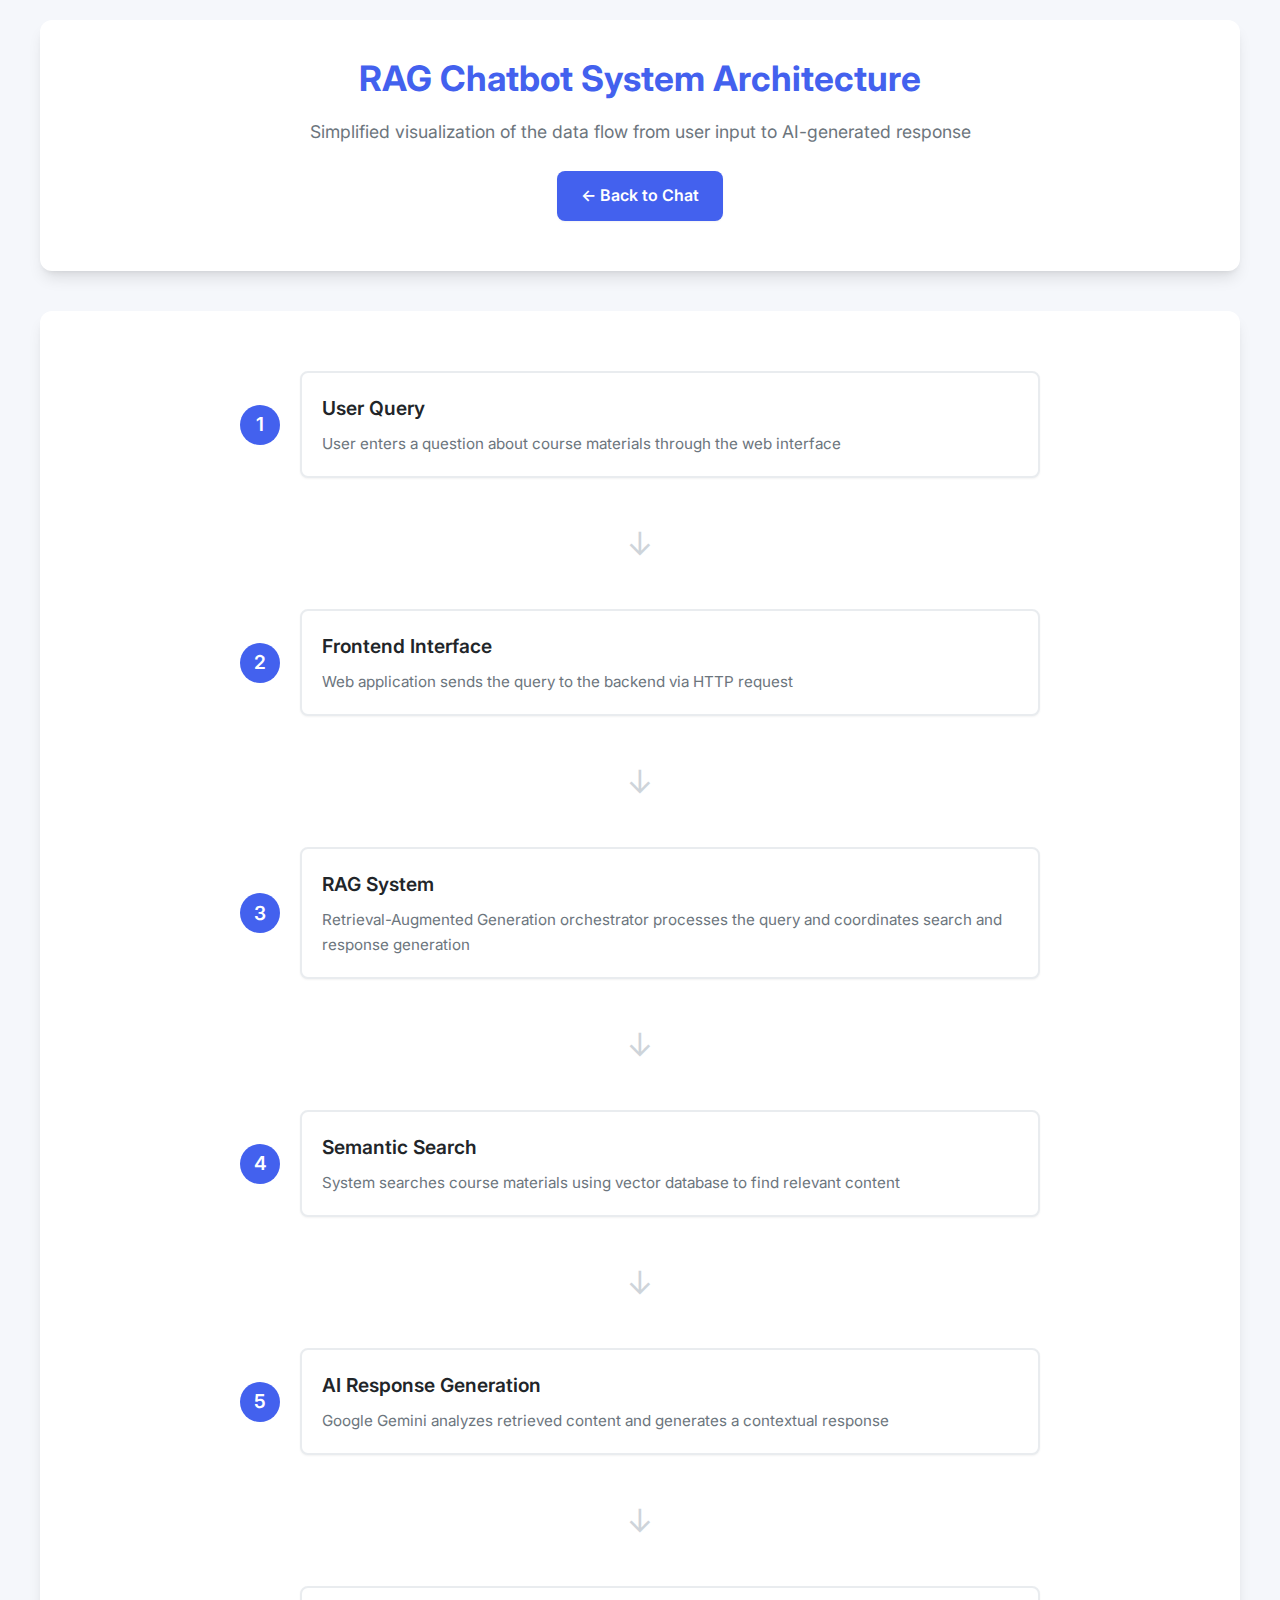
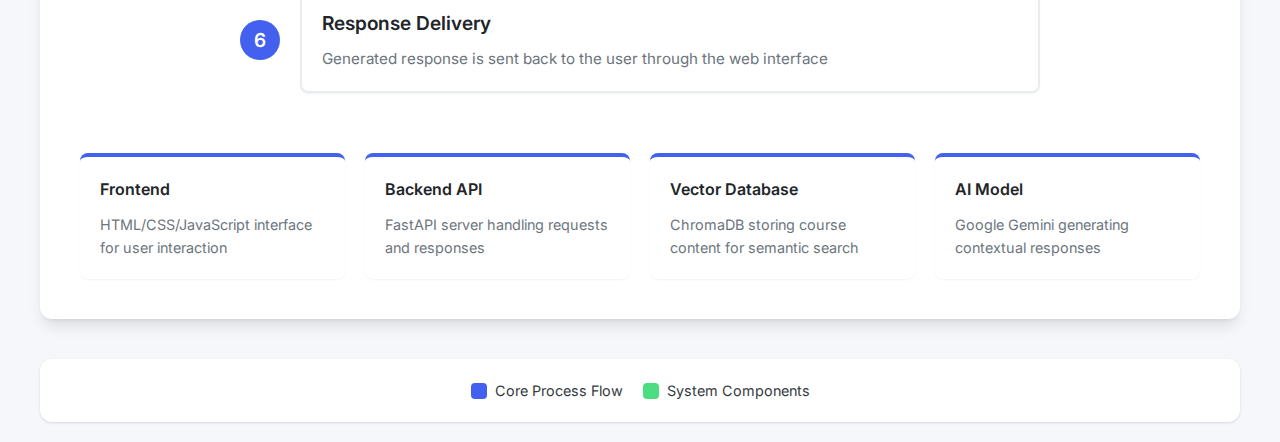
<file: frontend/visualization.html>
<!DOCTYPE html>
<html lang="en">
<head>
    <meta charset="UTF-8">
    <meta name="viewport" content="width=device-width, initial-scale=1.0">
    <title>RAG Chatbot System Architecture</title>
    <link href="https://fonts.googleapis.com/css2?family=Inter:wght@300;400;500;600;700&display=swap" rel="stylesheet">
    <style>
        :root {
            --primary: #4361ee;
            --secondary: #3f37c9;
            --accent: #4cc9f0;
            --success: #4ade80;
            --warning: #facc15;
            --danger: #f43f5e;
            --light: #f8f9fa;
            --dark: #212529;
            --gray-100: #f8f9fa;
            --gray-200: #e9ecef;
            --gray-300: #dee2e6;
            --gray-400: #ced4da;
            --gray-500: #adb5bd;
            --gray-600: #6c757d;
            --gray-700: #495057;
            --gray-800: #343a40;
            --gray-900: #212529;
            --shadow-sm: 0 1px 2px 0 rgba(0, 0, 0, 0.05);
            --shadow: 0 1px 3px 0 rgba(0, 0, 0, 0.1), 0 1px 2px -1px rgba(0, 0, 0, 0.1);
            --shadow-md: 0 4px 6px -1px rgba(0, 0, 0, 0.1), 0 2px 4px -2px rgba(0, 0, 0, 0.1);
            --shadow-lg: 0 10px 15px -3px rgba(0, 0, 0, 0.1), 0 4px 6px -4px rgba(0, 0, 0, 0.1);
            --shadow-xl: 0 20px 25px -5px rgba(0, 0, 0, 0.1), 0 8px 10px -6px rgba(0, 0, 0, 0.1);
            --radius-sm: 0.125rem;
            --radius: 0.25rem;
            --radius-md: 0.375rem;
            --radius-lg: 0.5rem;
            --radius-xl: 0.75rem;
            --radius-2xl: 1rem;
            --transition: all 0.2s ease-in-out;
        }

        * {
            box-sizing: border-box;
            margin: 0;
            padding: 0;
        }

        body {
            font-family: 'Inter', -apple-system, BlinkMacSystemFont, 'Segoe UI', Roboto, Oxygen, Ubuntu, Cantarell, sans-serif;
            background-color: #f5f7fb;
            color: var(--gray-800);
            line-height: 1.6;
            padding: 20px;
        }
        
        .container {
            max-width: 1200px;
            margin: 0 auto;
        }
        
        header {
            text-align: center;
            margin-bottom: 40px;
            padding: 30px;
            background: white;
            border-radius: var(--radius-xl);
            box-shadow: var(--shadow-lg);
        }
        
        h1 {
            font-size: 2.2rem;
            font-weight: 700;
            margin-bottom: 12px;
            color: var(--primary);
        }
        
        .subtitle {
            color: var(--gray-600);
            font-size: 1.1rem;
            max-width: 700px;
            margin: 0 auto 25px;
        }
        
        .visualization-container {
            background: white;
            border-radius: var(--radius-xl);
            box-shadow: var(--shadow-lg);
            padding: 40px;
            margin-bottom: 40px;
            overflow: hidden;
        }
        
        .flow-container {
            display: flex;
            flex-direction: column;
            align-items: center;
            gap: 30px;
            padding: 20px;
        }
        
        .flow-step {
            display: flex;
            flex-direction: column;
            align-items: center;
            width: 100%;
            max-width: 800px;
        }
        
        .step-content {
            display: flex;
            align-items: center;
            width: 100%;
            gap: 20px;
        }
        
        .step-number {
            width: 40px;
            height: 40px;
            border-radius: 50%;
            background: var(--primary);
            color: white;
            display: flex;
            align-items: center;
            justify-content: center;
            font-weight: 600;
            font-size: 1.2rem;
            flex-shrink: 0;
        }
        
        .step-card {
            flex: 1;
            background: white;
            border: 2px solid var(--gray-200);
            border-radius: var(--radius-lg);
            padding: 20px;
            box-shadow: var(--shadow-sm);
            transition: var(--transition);
        }
        
        .step-card:hover {
            border-color: var(--primary);
            box-shadow: var(--shadow);
            transform: translateY(-2px);
        }
        
        .step-title {
            font-weight: 600;
            font-size: 1.2rem;
            margin-bottom: 8px;
            color: var(--gray-900);
        }
        
        .step-description {
            color: var(--gray-600);
            font-size: 0.95rem;
        }
        
        .arrow {
            font-size: 2rem;
            color: var(--gray-400);
            margin: 10px 0;
        }
        
        .component-grid {
            display: grid;
            grid-template-columns: repeat(auto-fit, minmax(250px, 1fr));
            gap: 20px;
            margin-top: 40px;
            width: 100%;
        }
        
        .component-card {
            background: white;
            border-radius: var(--radius-lg);
            padding: 20px;
            box-shadow: var(--shadow-sm);
            border-top: 4px solid var(--primary);
        }
        
        .component-title {
            font-weight: 600;
            margin-bottom: 10px;
            color: var(--gray-900);
        }
        
        .component-description {
            color: var(--gray-600);
            font-size: 0.9rem;
        }
        
        .legend {
            display: flex;
            justify-content: center;
            flex-wrap: wrap;
            gap: 20px;
            margin-top: 30px;
            padding: 20px;
            background: white;
            border-radius: var(--radius-xl);
            box-shadow: var(--shadow);
        }
        
        .legend-item {
            display: flex;
            align-items: center;
            gap: 8px;
            font-size: 0.9rem;
        }
        
        .legend-color {
            width: 16px;
            height: 16px;
            border-radius: 4px;
        }
        
        .back-button {
            display: inline-block;
            margin-bottom: 20px;
            padding: 12px 24px;
            background: var(--primary);
            color: white;
            text-decoration: none;
            border-radius: var(--radius-lg);
            transition: var(--transition);
            font-weight: 600;
            box-shadow: var(--shadow-sm);
            border: none;
            cursor: pointer;
            font-size: 16px;
        }
        
        .back-button:hover {
            background: var(--secondary);
            transform: translateY(-2px);
            box-shadow: var(--shadow);
        }
        
        @media (max-width: 768px) {
            .step-content {
                flex-direction: column;
                text-align: center;
            }
            
            .step-number {
                margin-bottom: 15px;
            }
            
            .visualization-container {
                padding: 20px;
            }
        }
    </style>
</head>
<body>
    <div class="container">
        <header>
            <h1>RAG Chatbot System Architecture</h1>
            <p class="subtitle">Simplified visualization of the data flow from user input to AI-generated response</p>
            <a href="/" class="back-button">← Back to Chat</a>
        </header>
        
        <div class="visualization-container">
            <div class="flow-container">
                <!-- Step 1: User Input -->
                <div class="flow-step">
                    <div class="step-content">
                        <div class="step-number">1</div>
                        <div class="step-card">
                            <div class="step-title">User Query</div>
                            <div class="step-description">User enters a question about course materials through the web interface</div>
                        </div>
                    </div>
                </div>
                
                <div class="arrow">↓</div>
                
                <!-- Step 2: Frontend -->
                <div class="flow-step">
                    <div class="step-content">
                        <div class="step-number">2</div>
                        <div class="step-card">
                            <div class="step-title">Frontend Interface</div>
                            <div class="step-description">Web application sends the query to the backend via HTTP request</div>
                        </div>
                    </div>
                </div>
                
                <div class="arrow">↓</div>
                
                <!-- Step 3: Backend Processing -->
                <div class="flow-step">
                    <div class="step-content">
                        <div class="step-number">3</div>
                        <div class="step-card">
                            <div class="step-title">RAG System</div>
                            <div class="step-description">Retrieval-Augmented Generation orchestrator processes the query and coordinates search and response generation</div>
                        </div>
                    </div>
                </div>
                
                <div class="arrow">↓</div>
                
                <!-- Step 4: Search & Retrieval -->
                <div class="flow-step">
                    <div class="step-content">
                        <div class="step-number">4</div>
                        <div class="step-card">
                            <div class="step-title">Semantic Search</div>
                            <div class="step-description">System searches course materials using vector database to find relevant content</div>
                        </div>
                    </div>
                </div>
                
                <div class="arrow">↓</div>
                
                <!-- Step 5: AI Generation -->
                <div class="flow-step">
                    <div class="step-content">
                        <div class="step-number">5</div>
                        <div class="step-card">
                            <div class="step-title">AI Response Generation</div>
                            <div class="step-description">Google Gemini analyzes retrieved content and generates a contextual response</div>
                        </div>
                    </div>
                </div>
                
                <div class="arrow">↓</div>
                
                <!-- Step 6: Response -->
                <div class="flow-step">
                    <div class="step-content">
                        <div class="step-number">6</div>
                        <div class="step-card">
                            <div class="step-title">Response Delivery</div>
                            <div class="step-description">Generated response is sent back to the user through the web interface</div>
                        </div>
                    </div>
                </div>
            </div>
            
            <!-- Component Details -->
            <div class="component-grid">
                <div class="component-card">
                    <div class="component-title">Frontend</div>
                    <div class="component-description">HTML/CSS/JavaScript interface for user interaction</div>
                </div>
                <div class="component-card">
                    <div class="component-title">Backend API</div>
                    <div class="component-description">FastAPI server handling requests and responses</div>
                </div>
                <div class="component-card">
                    <div class="component-title">Vector Database</div>
                    <div class="component-description">ChromaDB storing course content for semantic search</div>
                </div>
                <div class="component-card">
                    <div class="component-title">AI Model</div>
                    <div class="component-description">Google Gemini generating contextual responses</div>
                </div>
            </div>
        </div>
        
        <div class="legend">
            <div class="legend-item">
                <div class="legend-color" style="background: var(--primary);"></div>
                <span>Core Process Flow</span>
            </div>
            <div class="legend-item">
                <div class="legend-color" style="background: var(--success);"></div>
                <span>System Components</span>
            </div>
        </div>
    </div>
</body>
</html>
</file>
